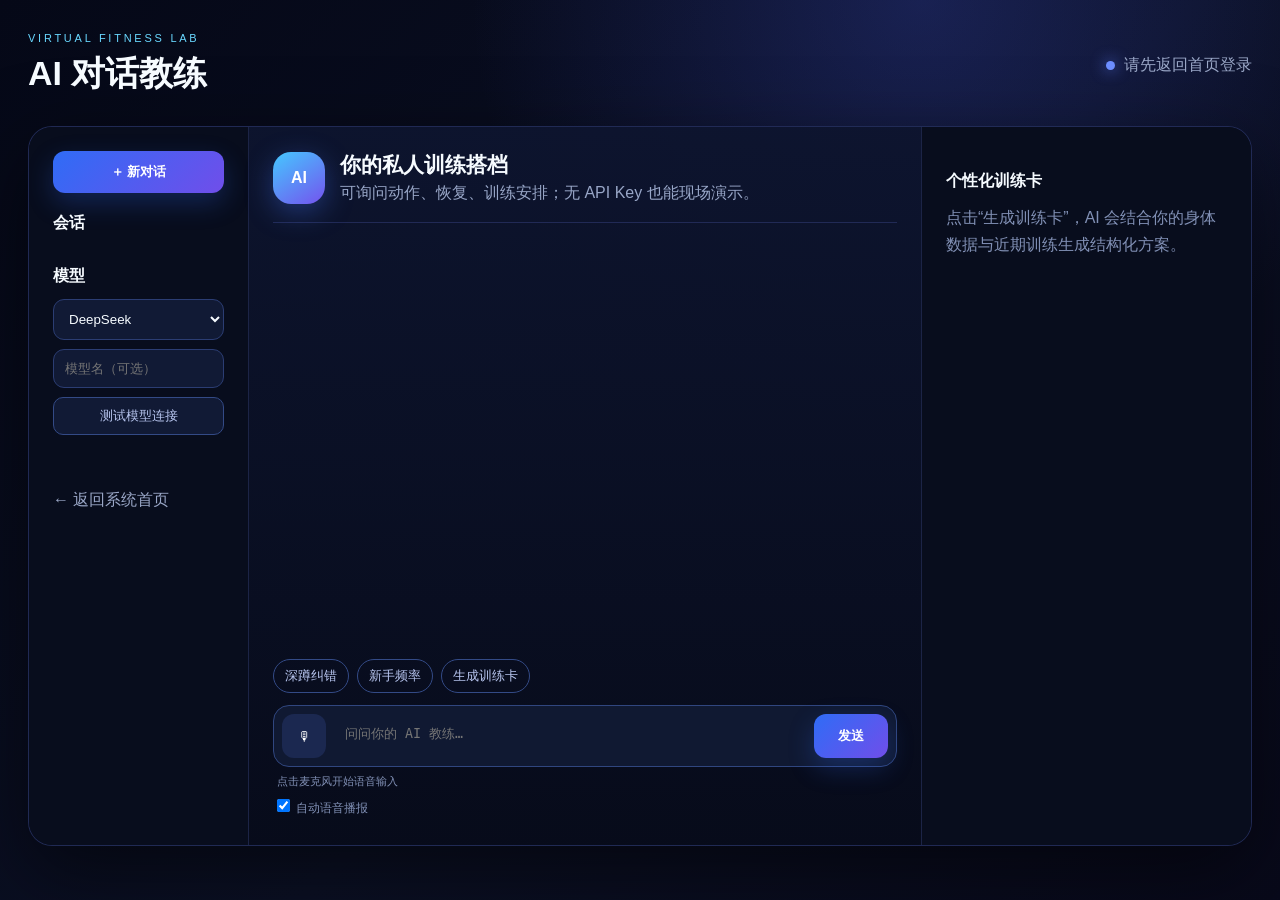
<file: templates/ai-coach.html>
<!doctype html>
<html lang="zh-CN">
<head>
  <meta charset="utf-8">
  <meta name="viewport" content="width=device-width,initial-scale=1">
  <title>AI 对话教练</title>
  <link rel="stylesheet" href="/static/ai-coach.css?v=20260723-session-fix">
</head>
<body>
  <main class="shell">
    <header>
      <div><span class="eyebrow">VIRTUAL FITNESS LAB</span><h1>AI 对话教练</h1></div>
      <div class="status"><i></i><span id="mode">正在连接</span></div>
    </header>
    <section class="layout">
      <aside>
        <button id="new-session" class="primary">＋ 新对话</button>
        <h2>会话</h2><div id="sessions" class="sessions"></div>
        <h2>模型</h2>
        <select id="provider"><option value="deepseek">DeepSeek</option><option value="dashscope">阿里云百炼</option></select>
        <input id="model" placeholder="模型名（可选）">
        <button id="test-provider" class="secondary" type="button">测试模型连接</button>
        <p id="provider-result" class="provider-result"></p>
        <a href="/" class="back">← 返回系统首页</a>
      </aside>
      <section class="coach">
        <div class="hero">
          <div class="orb">AI</div>
          <div><h2>你的私人训练搭档</h2><p>可询问动作、恢复、训练安排；无 API Key 也能现场演示。</p></div>
        </div>
        <div id="messages" class="messages"></div>
        <div class="quick">
          <button data-question="深蹲时膝盖应该注意什么？">深蹲纠错</button>
          <button data-question="新手每周训练几次合适？">新手频率</button>
          <button id="make-plan">生成训练卡</button>
        </div>
        <form id="chat-form">
          <button type="button" id="voice" title="开始语音输入" aria-label="开始语音输入">🎙</button>
          <textarea id="message" rows="1" maxlength="2000" placeholder="问问你的 AI 教练…" required></textarea>
          <button class="send" type="submit">发送</button>
        </form>
        <div id="voice-status" class="voice-status" role="status" aria-live="polite">点击麦克风开始语音输入</div>
        <label class="speak"><input id="auto-speak" type="checkbox" checked> 自动语音播报</label>
      </section>
      <aside class="card-panel">
        <h2>个性化训练卡</h2>
        <div id="plan" class="empty">点击“生成训练卡”，AI 会结合你的身体数据与近期训练生成结构化方案。</div>
      </aside>
    </section>
  </main>
  <script type="module" src="/static/ai-coach.js?v=20260723-voice-fix"></script>
</body>
</html>
</file>
<file: static/ai-coach.css>
:root{font-family:Inter,"PingFang SC",sans-serif;color:#f6fbff;background:#050817;--accent:#4778ff;--purple:#935cff;--panel:#0d1429}
*{box-sizing:border-box}body{margin:0;background:radial-gradient(circle at 72% 0,rgba(64,82,210,.28) 0,transparent 35%),linear-gradient(135deg,#050817 0%,#0b1024 55%,#08091a 100%);min-height:100vh}
.shell{max-width:1500px;margin:auto;padding:28px}header{display:flex;align-items:center;justify-content:space-between;margin-bottom:24px}h1{font-size:34px;margin:5px 0}.eyebrow{font-size:11px;letter-spacing:.25em;color:#69d8ff}.status{display:flex;gap:9px;align-items:center;color:#9aa7c7}.status i{width:9px;height:9px;background:#6c8dff;border-radius:50%;box-shadow:0 0 15px #5f7dff}
.layout{display:grid;grid-template-columns:220px minmax(400px,1fr) 330px;min-height:720px;border:1px solid rgba(115,137,255,.24);border-radius:24px;overflow:hidden;background:rgba(8,13,31,.9);box-shadow:0 25px 80px #0008}
aside,.coach{padding:24px}aside{background:#080d1d;border-right:1px solid rgba(115,137,255,.18)}.card-panel{border-right:0;border-left:1px solid rgba(115,137,255,.18)}h2{font-size:16px;margin:20px 0 12px}.primary,.send{border:0;background:linear-gradient(135deg,#2f6cf6,#704eea);color:#fff;font-weight:700;border-radius:12px;padding:12px 16px;cursor:pointer;width:100%;box-shadow:0 10px 26px rgba(47,108,246,.25)}.primary:disabled{cursor:wait;opacity:.65}
.secondary{width:100%;padding:9px;border:1px solid #334a86;border-radius:10px;color:#b7c5ef;background:#111a35;cursor:pointer}.secondary:hover{border-color:#6180ff;color:#fff}.provider-result{min-height:18px;margin:7px 2px 0;color:#8190b5;font-size:11px;line-height:1.5}.provider-result.ok{color:#76cfff}.provider-result.error{color:#ff829f}
select,input,textarea{width:100%;background:#111a35;color:#f6fbff;border:1px solid #2b3d73;border-radius:11px;padding:11px;margin-bottom:9px;outline:none}.sessions{display:grid;gap:7px}.session{display:flex;align-items:center;justify-content:space-between;gap:8px;padding:10px;border-radius:10px;background:#10182f;color:#aeb9d7;cursor:pointer}.session strong{display:block;max-width:135px;overflow:hidden;text-overflow:ellipsis;white-space:nowrap}.session.active{border:1px solid #6180ff;color:white;background:linear-gradient(135deg,rgba(47,108,246,.22),rgba(147,92,255,.16))}.session-delete{flex:none;width:26px;height:26px;border:0;border-radius:8px;color:#8190b5;background:transparent;font-size:18px;cursor:pointer}.session-delete:hover{color:#fff;background:#e34b6f}.back{display:block;color:#9aa7c7;text-decoration:none;margin-top:30px}
.coach{display:flex;flex-direction:column;background:linear-gradient(180deg,rgba(15,23,52,.72),rgba(7,11,26,.92))}.hero{display:flex;gap:15px;align-items:center;padding-bottom:18px;border-bottom:1px solid rgba(115,137,255,.2)}.hero h2{margin:0 0 4px;font-size:21px}.hero p{margin:0;color:#98a6c7}.orb{width:52px;height:52px;display:grid;place-items:center;border-radius:18px;background:linear-gradient(145deg,#45c8ff,#7453ee);color:#fff;font-weight:900;box-shadow:0 8px 28px rgba(69,119,255,.35)}
.messages{flex:1;overflow:auto;padding:24px 0;display:flex;flex-direction:column;gap:14px}.message{max-width:78%;padding:13px 15px;border-radius:16px;line-height:1.65;white-space:pre-wrap}.assistant{background:#121c39;border:1px solid #293b70;align-self:flex-start}.user{background:linear-gradient(135deg,#3974f7,#7953eb);color:#fff;align-self:flex-end}.meta{font-size:11px;color:#7787b0;margin-top:4px}
.quick{display:flex;gap:8px;margin:6px 0 12px;flex-wrap:wrap}.quick button{background:transparent;color:#b7c5ef;border:1px solid #334a86;border-radius:999px;padding:7px 11px;cursor:pointer}form{display:grid;grid-template-columns:44px 1fr 74px;gap:8px;align-items:end;background:#101932;border:1px solid #30467f;border-radius:16px;padding:8px}form textarea{resize:none;border:0;margin:0;background:transparent;min-height:44px}#voice{height:44px;border:0;border-radius:12px;background:#1b2850;color:#fff;cursor:pointer;transition:.2s}#voice.listening{background:linear-gradient(135deg,#ef4aa9,#935cff);box-shadow:0 0 0 5px rgba(239,74,169,.14);animation:voice-pulse 1.2s infinite}.voice-status{min-height:18px;margin:7px 4px 0;color:#8190b5;font-size:11px}.voice-status.listening{color:#9bc9ff}.voice-status.error{color:#ff829f}.send{height:44px;padding:0}.speak{font-size:12px;color:#8190b5;margin-top:4px}.speak input{width:auto}@keyframes voice-pulse{50%{transform:scale(.94)}}
.empty{color:#8190b5;line-height:1.7}.plan-title{font-size:20px}.plan-meta{color:#76cfff;font-size:13px}.exercise{background:#111b38;border:1px solid rgba(115,137,255,.16);border-radius:12px;padding:12px;margin:10px 0}.exercise strong{display:block}.exercise span{font-size:12px;color:#94a5d0}
@media(max-width:1050px){.layout{grid-template-columns:180px 1fr}.card-panel{grid-column:1/-1;border-left:0;border-top:1px solid rgba(115,137,255,.18)}.layout{min-height:auto}}@media(max-width:680px){.shell{padding:12px}.layout{display:block}.layout>aside:first-child{display:none}.coach{min-height:78vh}.card-panel{display:block}.message{max-width:90%}}
</file>
